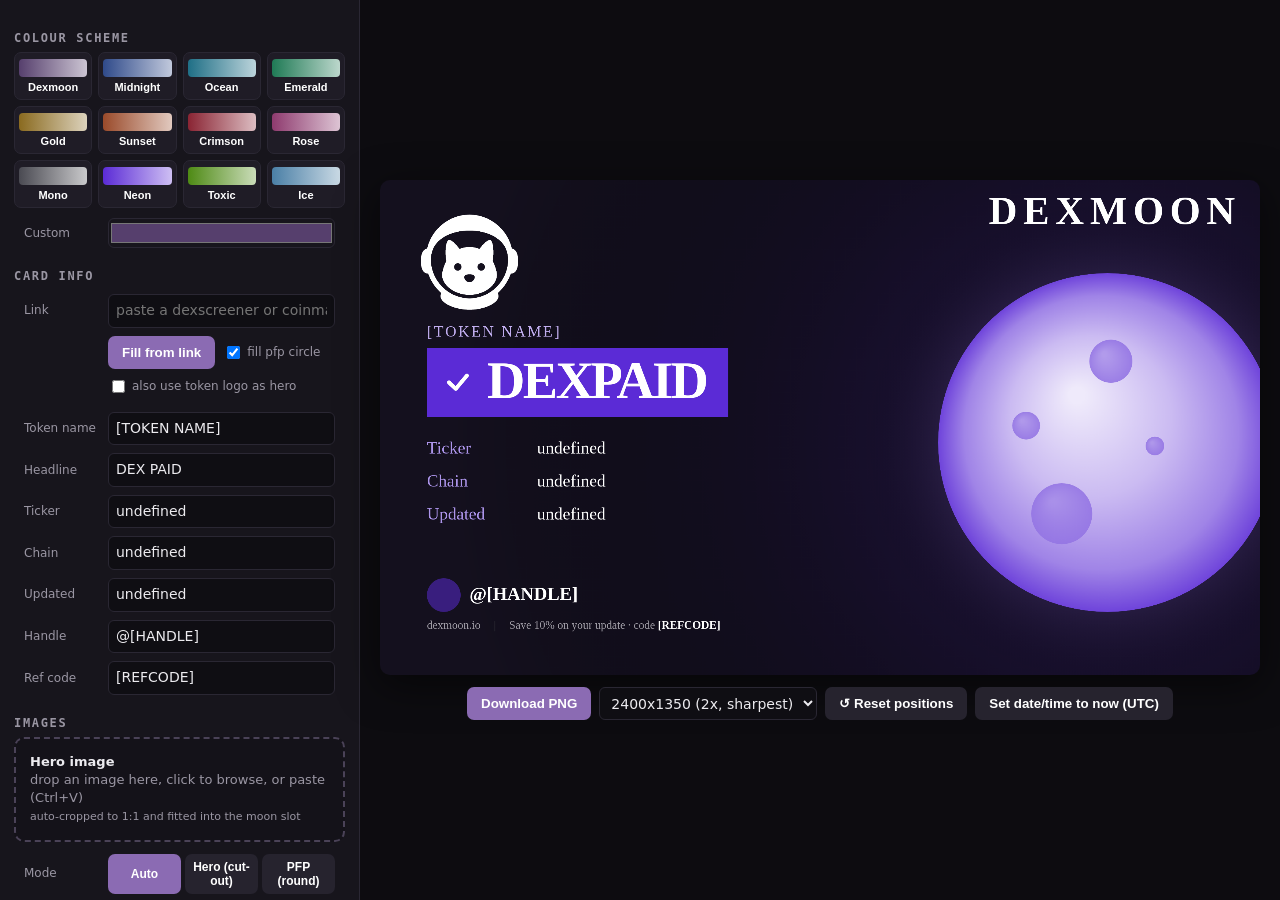
<file: src.html>
<!doctype html>
<html lang="en">
<head>
<meta charset="utf-8">
<meta name="viewport" content="width=device-width,initial-scale=1">
<title>Dexmoon Card</title>
<style>
/*__FONTS__*/
:root{--bg:#0d0c10;--panel:#17151c;--line:#2a2733;--ink:#ecebef;--mute:#9a96a3;--acc:#8b6bb3}
*{box-sizing:border-box}
body{margin:0;background:var(--bg);color:var(--ink);font:14px/1.4 Inter,system-ui,sans-serif;display:flex;min-height:100vh}
#panel{width:360px;flex:none;background:var(--panel);border-right:1px solid var(--line);padding:14px 14px 40px;overflow:auto;height:100vh}
#stageWrap{flex:1;display:flex;flex-direction:column;align-items:center;justify-content:center;padding:20px;gap:12px;min-width:0}
canvas{max-width:100%;height:auto;border-radius:10px;box-shadow:0 10px 40px #0008;cursor:grab}
h2{font:700 12px/1 'JetBrains Mono',monospace;letter-spacing:.14em;text-transform:uppercase;color:var(--mute);margin:18px 0 8px}
details{border:1px solid var(--line);border-radius:8px;margin:6px 0;background:#1b1921}
summary{cursor:pointer;padding:8px 10px;font-weight:600;display:flex;justify-content:space-between;align-items:center}
summary input{margin:0}
summary .rs{background:#26232e;border-radius:5px;padding:2px 7px;font-size:12px;margin-left:auto;margin-right:8px}
.f{display:grid;grid-template-columns:78px 1fr;gap:6px;align-items:center;padding:4px 10px}
.f label{color:var(--mute);font-size:12px}
input[type=text],input[type=number],select,textarea{width:100%;background:#0f0e13;border:1px solid var(--line);color:var(--ink);border-radius:6px;padding:6px 7px;font:inherit}
input[type=color]{width:100%;height:30px;background:none;border:1px solid var(--line);border-radius:6px;padding:0}
.btns{display:flex;gap:8px;flex-wrap:wrap}
button{background:var(--acc);color:#fff;border:0;border-radius:7px;padding:9px 14px;font-weight:600;cursor:pointer}
button.ghost{background:#26232e}
.hint{color:var(--mute);font-size:12px}
.seg{display:flex;gap:4px}.seg button{flex:1;padding:6px 4px;font-size:12px;background:#26232e}.seg button.on{background:var(--acc)}
.tpl{display:flex;align-items:center;gap:6px;border:1px solid var(--line);border-radius:8px;padding:6px 8px;margin:5px 0;background:#1b1921}
.tpl b{flex:1;font-weight:600;overflow:hidden;text-overflow:ellipsis;white-space:nowrap}
.tpl small{color:var(--mute);font-size:11px}
.tpl button{padding:5px 9px;font-size:12px}
.themes{display:grid;grid-template-columns:repeat(4,1fr);gap:6px;margin-bottom:6px}
.themes button{padding:6px 4px;font-size:11px;font-weight:600;border-radius:7px;display:flex;flex-direction:column;align-items:center;gap:4px;background:#1f1c26;border:1px solid var(--line)}
.themes button.on{border-color:#fff}
.themes i{display:block;width:100%;height:18px;border-radius:4px}
.drop{display:flex;gap:12px;align-items:center;border:2px dashed #4a4257;border-radius:10px;padding:14px;margin:4px 0 8px;cursor:pointer;color:var(--mute);font-size:13px;background:#141219;transition:.15s}
.drop:hover,.drop.over{border-color:var(--acc);background:#1d1826;color:var(--ink)}
.drop b{color:var(--ink)} .drop small{font-size:11px}
#heroThumb{width:64px;height:64px;border-radius:50%;object-fit:cover;flex:none;display:none;border:1px solid var(--line)}
canvas.over{outline:3px dashed var(--acc);outline-offset:4px}
@media (max-width:800px){body{flex-direction:column}#panel{width:100%;height:auto}}
</style>
</head>
<body>
<div id="panel">
  <h2>Colour scheme</h2>
  <div id="themes" class="themes"></div>
  <div class="f"><label>Custom</label><input type="color" id="accentPick" value="#563f6d"></div>
  <h2>Card info</h2>
  <div class="f"><label>Link</label><input type="text" id="coinLink" placeholder="paste a dexscreener or coinmarketcap link"></div>
  <div class="f"><label></label><div style="display:flex;gap:8px;align-items:center;flex-wrap:wrap"><button id="fillBtn">Fill from link</button>
    <label class="hint" style="display:flex;gap:4px;align-items:center"><input type="checkbox" id="usePfp" checked> fill pfp circle</label><label class="hint" style="display:flex;gap:4px;align-items:center"><input type="checkbox" id="useLogo"> also use token logo as hero</label></div></div>
  <div class="f"><label></label><span class="hint" id="fillMsg"></span></div>
  <div id="quick"></div>
  <h2>Images</h2>
  <label id="heroDrop" class="drop"><input type="file" id="heroFile" accept="image/*" hidden>
    <img id="heroThumb" alt=""><span id="heroMsg"><b>Hero image</b><br>drop an image here, click to browse, or paste (Ctrl+V)<br><small>auto-cropped to 1:1 and fitted into the moon slot</small></span></label>
  <div class="f"><label>Mode</label><div class="seg" id="modeSeg">
    <button data-m="auto">Auto</button><button data-m="hero" title="transparent PNG, large, free-standing">Hero (cut-out)</button><button data-m="pfp" title="any picture, round badge">PFP (round)</button></div></div>
  <div class="f"><label>Hero size</label><div style="display:flex;gap:8px;align-items:center"><input type="range" id="heroSize" min="80" max="700" step="1" style="flex:1"><span id="heroSizeV" class="hint" style="width:38px;text-align:right"></span></div></div>
  <div class="f"><label></label><span class="hint">or scroll the mouse wheel over the hero on the card</span></div>
  <div class="f"><label></label><button class="ghost" id="heroReset">Use default moon</button></div>
  <div class="f"><label>PFP</label><input type="file" id="avFile" accept="image/*"></div>
  <h2>Elements</h2>
  <div id="els"></div>
  <h2>Saved templates</h2>
  <div class="f"><label>Name</label><input type="text" id="tplName" placeholder="e.g. Solana green, big hero"></div>
  <div class="f"><label>Save</label><div style="display:flex;flex-direction:column;gap:4px">
    <label class="hint" style="display:flex;gap:6px;align-items:center"><input type="radio" name="tplMode" value="layout" checked> layout + colours only (keeps it reusable for any coin)</label>
    <label class="hint" style="display:flex;gap:6px;align-items:center"><input type="radio" name="tplMode" value="full"> everything (incl. text + images)</label></div></div>
  <div class="f"><label></label><div class="btns"><button id="tplSave">Save template</button><button class="ghost" id="tplSaveDl">Save + download .json</button></div></div>
  <div id="tplList"></div>
  <div class="btns" style="margin-top:8px"><button class="ghost" id="saveCfg">Export all (file)</button><button class="ghost" id="loadCfgBtn">Import file</button><input type="file" id="loadCfg" accept=".json" hidden><button class="ghost" id="resetAll">Reset everything</button></div>
  <p class="hint">Templates are saved in this browser. To send one to the admin: <b>Save + download .json</b> (or ⬇ on a saved one) and send that file - the admin forwards it to the Telegram bot, then <code>/use name</code>. Use Export to back them up or send them to someone (Import loads them back). A template file in the tool's <code>presets</code> folder can be used by the Telegram bot with a <code>Layout: name</code> line.</p>
  <p class="hint">Click anything on the card, then drag a corner handle to resize it. Transparent parts of the hero are click-through, so you can grab the moon behind it; Alt+click cycles through stacked elements; arrow keys nudge the selected element (Shift = 10px). You can also drop a hero image straight onto the card. Drag any element on the card to move it. Every element can be hidden, moved, resized and recoloured below.</p>
</div>
<div id="stageWrap">
  <canvas id="cv" width="2400" height="1350"></canvas>
  <div class="btns"><button id="dl">Download PNG</button><select id="exScale" style="width:auto"><option value="2">2400x1350 (2x, sharpest)</option><option value="1">1200x675 (1x)</option></select><button class="ghost" id="resetPos">↺ Reset positions</button><button class="ghost" id="nowBtn">Set date/time to now (UTC)</button></div>
</div>
<script>
const LOGO_ICON='logo_icon.png', LOGO_LOCKUP='logo_lockup.png';
const W=1200,H=675;
// ---- the template, element by element (positions measured off the client's reference card) ----
const DEFAULT={
  bg:{color:'#0f0e12', glow:'#2a2236'},
  moon:{c0:'#ece8f6', c1:'#cbc2dd', c2:'#a497ba', c3:'#7c6c97', crater:'#8f82a9'},
  hero:{show:true, mode:'auto', heroScale:1.2, pfpScale:0.8, ring:'#b79ae0', ringW:10, glowColor:'#9d7ad6', glowSize:60, glowStrength:0.9, pfpDx:-120, pfpDy:10, shape:'auto', cx:1030, cy:390, r:330, glow:0.55, edge:'#5b4a78', uploadGlow:false, uploadEdge:false},  // STANDARD hero slot = a 1:1 square (600x600) around (cx,cy); every upload is centre-cropped to 1:1 and fitted into it; shape circle|square
  bgmoon:{show:true, dx:-175, dy:-165, r:185, dim:0.4, blur:2},   // 'distant' moon behind + up-left of an uploaded hero (offset from the hero centre, so it follows the hero)
  icon:{show:true, x:96, y:88, size:44},
  wordmark:{show:true, style:'text', text:'DEXMOON', x:1130, y:70, h:34, size:36, spacing:8, color:'#ffffff'},   // style lockup = the logo PNG, text = template-style type                                     // right-aligned logo lockup
  label:{show:true, text:'[TOKEN NAME]', upper:true, x:64, y:208, size:21, color:'#a29eab', spacing:2.6},
  badge:{show:true, text:'DEX PAID', check:true, tracking:-3.2, wordgap:-16, x:64, y:229, h:94, pad:30, size:72, color:'#ffffff', fill:'#563f6d'},
  rows:{show:true, x:64, vx:214, y:367, gap:45, size:23.4, key:'#8a8691', val:'#ffffff',
        items:[['Ticker','$[TICKER]'],['Chain','[CHAIN]'],['Updated','[DATE] · [TIME] UTC']]},
  avatar:{show:true, shape:'circle', x:64, y:543, size:46, radius:6, fill:'#34204a', ring:'#b79ae0', ringW:2.5},   // pfp slot (circle by default, any image)
  handle:{show:true, text:'@[HANDLE]', x:122, y:566, size:25.2, color:'#ffffff'},
  footer:{show:true, x:64, y:608, size:15.4, site:'dexmoon.io', promo:'Save 10% on your update · code ', code:'[REFCODE]', color:'#9d9aa3', strong:'#ffffff', divider:'#3c3c40'},
};
// Locked house layout 'newdefault1' (user 2026-09-23): merged over the template defaults, so Reset / Reset positions return here
const LOCKED_TEMPLATE={"bg": {"color": "#14101e", "glow": "#241649"}, "moon": {"c0": "#efeafb", "c1": "#cbbbf2", "c2": "#a084e7", "c3": "#6f44db", "crater": "#9475e4"}, "hero": {"show": true, "mode": "auto", "heroScale": 2, "pfpScale": 1, "ring": "#a58ae8", "ringW": -9, "glowColor": "#8460e0", "glowSize": 60, "glowStrength": 0.9, "pfpDx": -120, "pfpDy": 10, "shape": "auto", "cx": 992, "cy": 358, "r": 231, "glow": 0.55, "edge": "#4c25af", "uploadGlow": false, "uploadEdge": false}, "bgmoon": {"show": true, "dx": -175, "dy": -165, "r": 288, "dim": 0.4, "blur": 2}, "icon": {"show": true, "x": 122, "y": 112, "size": 130}, "wordmark": {"show": true, "style": "text", "text": "DEXMOON", "x": 1166, "y": 19, "h": 34, "size": 54, "spacing": 8, "color": "#ffffff"}, "label": {"show": true, "upper": true, "x": 64, "y": 208, "size": 21, "color": "#c1aeef", "spacing": 2.6}, "badge": {"show": true, "text": "DEX PAID", "check": true, "tracking": -3.2, "wordgap": -16, "x": 64, "y": 229, "h": 94, "pad": 30, "size": 72, "color": "#ffffff", "fill": "#5b2bd6"}, "rows": {"show": true, "x": 64, "vx": 214, "y": 367, "gap": 45, "size": 23.4, "key": "#ad95eb", "val": "#ffffff", "items": [["Ticker"], ["Chain"], ["Updated"]]}, "avatar": {"show": true, "shape": "circle", "x": 64, "y": 543, "size": 46, "radius": 6, "fill": "#391e7e", "ring": "#a58ae8", "ringW": 0}, "handle": {"show": true, "x": 122, "y": 566, "size": 25.2, "color": "#ffffff"}, "footer": {"show": true, "x": 64, "y": 608, "size": 15.4, "site": "dexmoon.io", "promo": "Save 10% on your update · code ", "color": "#9d9aa3", "strong": "#ffffff", "divider": "#3c3c40"}};
deepMerge(DEFAULT,JSON.parse(JSON.stringify(LOCKED_TEMPLATE)));
let C=JSON.parse(JSON.stringify(DEFAULT));
const IM={icon:null,lockup:null,hero:null,avatar:null};
function loadImg(src){return new Promise(r=>{const i=new Image();i.onload=()=>r(i);i.onerror=()=>r(null);i.src=src;});}

const cv=document.getElementById('cv'), ctx=cv.getContext('2d');
const SCALE=2;   // draw in 1200x675 units on a 2x backing store -> crisp logos/text; export 2x (default) or 1x
const HQ=new Map();   // stepped (halving) downscale cache: big logos drawn small stay sharp instead of aliasing
function hq(img,w,h){w=Math.round(w*SCALE);h=Math.round(h*SCALE);const key=img.src.length+':'+img.width+':'+w+'x'+h;if(HQ.has(key))return HQ.get(key);
  let c=img,cw=img.width,ch=img.height;
  while(cw/2>=w&&ch/2>=h){const n=document.createElement('canvas');n.width=cw=Math.round(cw/2);n.height=ch=Math.round(ch/2);const x=n.getContext('2d');x.imageSmoothingQuality='high';x.drawImage(c,0,0,cw,ch);c=n;}
  const o=document.createElement('canvas');o.width=w;o.height=h;const x=o.getContext('2d');x.imageSmoothingQuality='high';x.drawImage(c,0,0,w,h);HQ.set(key,o);return o;}
let boxes={};  // element -> [x,y,w,h] for dragging
let SEL=null;   // selected element (outline shown in the editor only, never in exports)

function spaced(t,x,y,sp){for(const ch of t){ctx.fillText(ch,x,y);x+=ctx.measureText(ch).width+sp;}return x;}
function spacedW(t,sp){let w=0;for(const ch of t)w+=ctx.measureText(ch).width+sp;return w-sp;}

function drawMoon(h){
  const {cx,cy,r}=h; ctx.save();
  let g=ctx.createRadialGradient(cx-r*.18,cy-r*.28,r*.05,cx,cy,r);
  const M=C.moon;g.addColorStop(0,M.c0);g.addColorStop(.45,M.c1);g.addColorStop(.8,M.c2);g.addColorStop(1,M.c3);
  ctx.fillStyle=g;ctx.beginPath();ctx.arc(cx,cy,r,0,7);ctx.fill();
  const craters=[[.02,-.48,.127],[-.48,-.1,.082],[.28,.02,.055],[-.27,.42,.18]];   // measured off the template
  for(const [dx,dy,cr] of craters){
    const x=cx+dx*r,y=cy+dy*r,rr=cr*r;
    let cg=ctx.createRadialGradient(x-rr*.3,y-rr*.35,rr*.1,x,y,rr);
    cg.addColorStop(0,M.crater+'8c');cg.addColorStop(1,M.crater+'e6');
    ctx.fillStyle=cg;ctx.beginPath();ctx.arc(x,y,rr,0,7);ctx.fill();
  }
  ctx.restore();
}
const ALPHA=new WeakMap();   // does the image have real transparency? (corners + edges sampled)
function hasAlpha(img){if(ALPHA.has(img))return ALPHA.get(img);const c=document.createElement('canvas');c.width=c.height=64;const x=c.getContext('2d');x.drawImage(img,0,0,64,64);
  let d;try{d=x.getImageData(0,0,64,64).data;}catch(e){ALPHA.set(img,false);return false;}
  let t=0,n=0;for(let i=0;i<64;i++)for(const [u,v] of [[i,0],[i,63],[0,i],[63,i]]){n++;if(d[(v*64+u)*4+3]<200)t++;}
  const r=t/n>0.3;ALPHA.set(img,r);return r;}
function heroMode(){const h=C.hero;if(!IM.hero)return 'moon';if(h.mode==='hero'||h.mode==='pfp')return h.mode;return hasAlpha(IM.hero)?'hero':'pfp';}
function drawHero(){
  const h0=C.hero; if(!h0.show)return;
  const _m=heroMode(); const h=Object.assign({},h0,{r:h0.r*(_m==='hero'?h0.heroScale:_m==='pfp'?h0.pfpScale:1),cx:h0.cx+(_m==='pfp'?h0.pfpDx:0),cy:h0.cy+(_m==='pfp'?h0.pfpDy:0)});   // PFP badge sits a bit left so ring+glow stay on the card
  // glow
  if(!IM.hero||h.uploadGlow){   // purple glow = moon only by default (it haloed uploaded characters)
  let g=ctx.createRadialGradient(h.cx,h.cy,h.r*.8,h.cx,h.cy,h.r*1.45);
  g.addColorStop(0,`rgba(120,100,160,${h.glow*.5})`);g.addColorStop(1,'rgba(0,0,0,0)');
  ctx.fillStyle=g;ctx.fillRect(0,0,W,H);}
  const bm=C.bgmoon;
  if(IM.hero&&bm.show){   // layer 1: the moon, pushed back - smaller, softened, dimmed toward the background colour
    const mc={cx:h.cx+bm.dx,cy:h.cy+bm.dy,r:bm.r};ctx.save();ctx.filter=`blur(${bm.blur}px)`;drawMoon(mc);ctx.filter='none';
    ctx.globalAlpha=bm.dim;ctx.fillStyle=C.bg.color;ctx.beginPath();ctx.arc(mc.cx,mc.cy,bm.r+1,0,7);ctx.fill();ctx.restore();
    boxes.bgmoon=[mc.cx-bm.r,mc.cy-bm.r,2*bm.r,2*bm.r];}
  if(IM.hero&&heroMode()==='pfp'&&h.glowSize>0){ctx.save();ctx.shadowColor=h.glowColor;ctx.shadowBlur=h.glowSize*SCALE;ctx.globalAlpha=h.glowStrength;
    ctx.fillStyle=h.glowColor;for(let k=0;k<2;k++){ctx.beginPath();ctx.arc(h.cx,h.cy,h.r,0,7);ctx.fill();}ctx.restore();}
  ctx.save();ctx.beginPath();const pm=heroMode();if(IM.hero&&pm==='hero')ctx.rect(h.cx-h.r,h.cy-h.r,2*h.r,2*h.r);else ctx.arc(h.cx,h.cy,h.r,0,7);ctx.clip();
  if(IM.hero){ // centre-crop the upload to 1:1, then fill the standard square slot
    const i=IM.hero,m=Math.min(i.width,i.height);
    ctx.drawImage(i,(i.width-m)/2,(i.height-m)/2,m,m,h.cx-h.r,h.cy-h.r,2*h.r,2*h.r);
    if(h.uploadEdge){let e=ctx.createRadialGradient(h.cx,h.cy,h.r*.72,h.cx,h.cy,h.r);  // same soft purple edge as the moon, so uploads match the set
    e.addColorStop(0,'rgba(0,0,0,0)');e.addColorStop(1,h.edge+'cc');ctx.fillStyle=e;ctx.fillRect(h.cx-h.r,h.cy-h.r,2*h.r,2*h.r);}
  } else drawMoon(h);
  ctx.restore();
  if(IM.hero&&heroMode()==='pfp'&&h.ringW>0){ctx.strokeStyle=h.ring;ctx.lineWidth=h.ringW;ctx.beginPath();ctx.arc(h.cx,h.cy,h.r-h.ringW/2+1,0,7);ctx.stroke();}
  boxes.hero=[h.cx-h.r,h.cy-h.r,2*h.r,2*h.r];
  window._heroDrawn=h;
}
function render(){
  ctx.setTransform(SCALE,0,0,SCALE,0,0);ctx.imageSmoothingQuality='high';
  boxes={};
  ctx.fillStyle=C.bg.color;ctx.fillRect(0,0,W,H);
  let bgl=ctx.createRadialGradient(C.hero.cx,C.hero.cy,50,C.hero.cx,C.hero.cy,900);bgl.addColorStop(0,C.bg.glow);bgl.addColorStop(1,'rgba(0,0,0,0)');
  ctx.fillStyle=bgl;ctx.fillRect(0,0,W,H);
  drawHero();
  const ic=C.icon; if(ic.show&&IM.icon){const w=ic.size*IM.icon.width/IM.icon.height;ctx.drawImage(hq(IM.icon,w,ic.size),ic.x-w/2,ic.y-ic.size/2,w,ic.size);boxes.icon=[ic.x-w/2,ic.y-ic.size/2,w,ic.size];}
  const wm=C.wordmark; if(wm.show&&wm.style==='text'){ctx.textBaseline='middle';ctx.font=`700 ${wm.size}px 'IBM Plex Mono'`;ctx.fillStyle=wm.color;const w=spacedW(wm.text,wm.spacing);spaced(wm.text,wm.x-w,wm.y+wm.size/2,wm.spacing);boxes.wordmark=[wm.x-w,wm.y,w,wm.size];}
  else if(wm.show&&IM.lockup){const w=wm.h*IM.lockup.width/IM.lockup.height;ctx.drawImage(hq(IM.lockup,w,wm.h),wm.x-w,wm.y,w,wm.h);boxes.wordmark=[wm.x-w,wm.y,w,wm.h];}
  ctx.textBaseline='middle';
  const lb=C.label; if(lb.show){ctx.font=`500 ${lb.size}px Inter`;ctx.fillStyle=lb.color;const lt=lb.upper?lb.text.toUpperCase():lb.text;const w=spacedW(lt,lb.spacing);spaced(lt,lb.x,lb.y,lb.spacing);boxes.label=[lb.x,lb.y-lb.size/2,w,lb.size];}
  const b=C.badge; if(b.show){
    ctx.font=`700 ${b.size}px 'IBM Plex Mono'`;ctx.letterSpacing=b.tracking+'px';ctx.wordSpacing=(b.wordgap||0)+'px';const tw=ctx.measureText(b.text).width, ck=b.check?b.size*.72:0;
    const bw=b.pad+ck+tw+b.pad; ctx.fillStyle=b.fill;ctx.fillRect(b.x,b.y,bw,b.h);
    const my=b.y+b.h/2; let x=b.x+b.pad;
    if(b.check){ctx.strokeStyle=b.color;ctx.lineWidth=b.size*.075;ctx.lineCap='round';ctx.lineJoin='round';const s=b.size*.34;
      ctx.beginPath();ctx.moveTo(x,my);ctx.lineTo(x+s*.38,my+s*.36);ctx.lineTo(x+s,my-s*.38);ctx.stroke();x+=ck;}
    ctx.fillStyle=b.color;ctx.fillText(b.text,x,my+b.size*.04);ctx.letterSpacing='0px';ctx.wordSpacing='0px';boxes.badge=[b.x,b.y,bw,b.h];}
  const r=C.rows; if(r.show){ctx.font=`400 ${r.size}px Inter`;r.items.forEach(([k,v],i)=>{const y=r.y+i*r.gap;
      ctx.fillStyle=r.key;ctx.font=`400 ${r.size}px Inter`;ctx.fillText(k,r.x,y);ctx.fillStyle=r.val;ctx.font=`500 ${r.size}px Inter`;ctx.fillText(v,r.vx,y);});
    boxes.rows=[r.x,r.y-r.size,r.vx-r.x+360,r.gap*(r.items.length-1)+r.size*2];}
  const a=C.avatar; if(a.show){ctx.save();ctx.beginPath();if(a.shape==='circle')ctx.arc(a.x+a.size/2,a.y+a.size/2,a.size/2,0,7);else ctx.roundRect(a.x,a.y,a.size,a.size,a.radius);ctx.clip();
      if(IM.avatar){const i=IM.avatar,s=Math.max(a.size/i.width,a.size/i.height);ctx.drawImage(i,a.x+(a.size-i.width*s)/2,a.y+(a.size-i.height*s)/2,i.width*s,i.height*s);}
      else{ctx.fillStyle=a.fill;ctx.fillRect(a.x,a.y,a.size,a.size);} ctx.restore();
      if(a.ringW>0){ctx.strokeStyle=a.ring;ctx.lineWidth=a.ringW;ctx.beginPath();if(a.shape==='circle')ctx.arc(a.x+a.size/2,a.y+a.size/2,a.size/2,0,7);else ctx.roundRect(a.x,a.y,a.size,a.size,a.radius);ctx.stroke();}
      boxes.avatar=[a.x,a.y,a.size,a.size];}
  const hd=C.handle; if(hd.show){ctx.font=`700 ${hd.size}px Inter`;ctx.fillStyle=hd.color;ctx.fillText(hd.text,hd.x,hd.y);boxes.handle=[hd.x,hd.y-hd.size/2,ctx.measureText(hd.text).width,hd.size];}
  const f=C.footer; if(f.show){ctx.font=`400 ${f.size}px Inter`;let x=f.x;ctx.fillStyle=f.color;ctx.fillText(f.site,x,f.y);x+=ctx.measureText(f.site).width+18;
      ctx.fillStyle=f.divider;ctx.fillText('|',x,f.y);x+=ctx.measureText('|').width+18;ctx.fillStyle=f.color;ctx.fillText(f.promo,x,f.y);x+=ctx.measureText(f.promo).width;
      ctx.font=`700 ${f.size}px Inter`;ctx.fillStyle=f.strong;ctx.fillText(f.code,x,f.y);x+=ctx.measureText(f.code).width;boxes.footer=[f.x,f.y-f.size/2-2,x-f.x,f.size+4];}
  if(SEL&&boxes[SEL]){const [x,y,w,h]=boxes[SEL];ctx.save();ctx.setLineDash([8,6]);ctx.lineWidth=2;ctx.strokeStyle='#b48cff';ctx.strokeRect(x-6,y-6,w+12,h+12);
    ctx.setLineDash([]);ctx.fillStyle='#ffffff';ctx.strokeStyle='#8b6bb3';ctx.lineWidth=2;
    for(const [hx,hy] of handlePts(SEL)){ctx.fillRect(hx-9,hy-9,18,18);ctx.strokeRect(hx-9,hy-9,18,18);}ctx.restore();}
}
function exportURL(scale){const s=SEL;SEL=null;render();let u;
  if((scale||exportScale())===2)u=cv.toDataURL('image/png');
  else{const o=document.createElement('canvas');o.width=W;o.height=H;const x=o.getContext('2d');x.imageSmoothingQuality='high';x.drawImage(cv,0,0,W,H);u=o.toDataURL('image/png');}
  SEL=s;render();return u;}
function exportScale(){const e=document.getElementById('exScale');return e?parseInt(e.value):2;}

// ---------------- panel ----------------
const quick=[['Token name','label','text'],['Headline','badge','text'],['Ticker','rows',0],['Chain','rows',1],['Updated','rows',2],['Handle','handle','text'],['Ref code','footer','code']];
const EL={bgmoon:'Background moon (behind an uploaded hero)',moon:'Moon colours',icon:'Top-left icon',wordmark:'Logo (top-right)',label:'Token name label',badge:'Headline badge',rows:'Info rows',avatar:'PFP circle',handle:'Handle',footer:'Footer',hero:'Hero image (standard circle)',bg:'Background'};
function field(lbl,input){const d=document.createElement('div');d.className='f';d.innerHTML=`<label>${lbl}</label>`;d.appendChild(input);return d;}
function mk(obj,key,onch){const v=obj[key];let i;
  if(typeof v==='boolean'){i=document.createElement('input');i.type='checkbox';i.checked=v;i.onchange=()=>{obj[key]=i.checked;onch();};}
  else if(typeof v==='number'){i=document.createElement('input');i.type='number';i.step=key==='glow'?0.05:1;i.value=v;i.oninput=()=>{obj[key]=parseFloat(i.value)||0;onch();};}
  else if(/^#[0-9a-f]{6}$/i.test(v)){i=document.createElement('input');i.type='color';i.value=v;i.oninput=()=>{obj[key]=i.value;onch();};}
  else if(key==='style'){i=document.createElement('select');for(const o of ['lockup','text']){const op=document.createElement('option');op.value=op.textContent=o;i.appendChild(op);}i.value=v;i.onchange=()=>{obj[key]=i.value;onch();};}
  else if(key==='mode'){i=document.createElement('select');for(const o of ['auto','hero','pfp']){const op=document.createElement('option');op.value=op.textContent=o;i.appendChild(op);}i.value=v;i.onchange=()=>{obj[key]=i.value;syncMode();onch();};}
  else if(key==='shape'){i=document.createElement('select');for(const o of (obj===C.avatar?['circle','square']:(key==='mode'?['auto','hero','pfp']:['auto','circle','square']))){const op=document.createElement('option');op.value=op.textContent=o;i.appendChild(op);}i.value=v;i.onchange=()=>{obj[key]=i.value;onch();};}
  else{i=document.createElement('input');i.type='text';i.value=v;i.oninput=()=>{obj[key]=i.value;onch();};}
  i.dataset.k=key;return i;}
function buildPanel(){
  const q=document.getElementById('quick');q.innerHTML='';
  for(const [lbl,el,k] of quick){const i=document.createElement('input');i.type='text';
    if(el==='rows'){i.value=C.rows.items[k][1];i.oninput=()=>{C.rows.items[k][1]=i.value;render();};}
    else{i.value=C[el][k];i.oninput=()=>{C[el][k]=i.value;render();buildEls();};}
    q.appendChild(field(lbl,i));}
  buildEls();}
function buildEls(){syncHeroSize();
  const box=document.getElementById('els');const open=[...box.querySelectorAll('details[open]')].map(d=>d.dataset.el);box.innerHTML='';
  for(const [el,name] of Object.entries(EL)){const o=C[el],d=document.createElement('details');d.dataset.el=el;if(open.includes(el))d.open=true;
    const s=document.createElement('summary');s.textContent=name;s.addEventListener('click',()=>{if(boxes[el]){SEL=el;render();}});
    {const rb=document.createElement('button');rb.className='rs';rb.textContent='↺';rb.title='Reset this element';rb.onclick=e=>{e.preventDefault();e.stopPropagation();resetEl(el);};s.appendChild(rb);}
    if('show' in o){const cb=mk(o,'show',render);cb.onclick=e=>e.stopPropagation();s.appendChild(cb);} d.appendChild(s);
    for(const k of Object.keys(o)){if(k==='show'||k==='items')continue;d.appendChild(field(k,mk(o,k,render)));}
    if(el==='rows')o.items.forEach((it,n)=>{const a=document.createElement('input');a.type='text';a.value=it[0];a.oninput=()=>{it[0]=a.value;render();};
      const b=document.createElement('input');b.type='text';b.value=it[1];b.oninput=()=>{it[1]=b.value;render();buildPanelQuickOnly();};d.appendChild(field('row '+(n+1)+' key',a));d.appendChild(field('row '+(n+1)+' val',b));});
    box.appendChild(d);}}
const POS=['x','y','vx','cx','cy','r','dx','dy','dim','blur','size','h','gap','pad','spacing','tracking','wordgap'];   // layout keys = what dragging/resizing changes
function resetEl(el){const d=DEFAULT[el];for(const k of POS)if(k in d)C[el][k]=d[k];render();buildEls();}
document.getElementById('resetPos').onclick=()=>{for(const el in DEFAULT)resetEl(el);};
function syncMode(){document.querySelectorAll('#modeSeg button').forEach(b=>b.classList.toggle('on',b.dataset.m===C.hero.mode));
  const m=document.getElementById('heroMsg');if(m&&IM.hero){const hm=heroMode();m.querySelector('small').textContent=hm==='hero'?'Hero mode: transparent cut-out, shown large':'PFP mode: shown in a round badge (upload a transparent PNG for Hero mode)';}}
document.querySelectorAll('#modeSeg button').forEach(b=>b.onclick=()=>{C.hero.mode=b.dataset.m;syncMode();render();buildEls();});
function syncHeroSize(){syncMode();const r=Math.round(C.hero.r);const el=document.getElementById('heroSize');if(el){el.value=r;document.getElementById('heroSizeV').textContent=Math.round(r/330*100)+'%';}}
function setHeroR(r){C.hero.r=Math.max(40,Math.min(900,r));syncHeroSize();render();}
document.getElementById('heroSize').oninput=e=>setHeroR(parseFloat(e.target.value));
document.getElementById('heroSize').onchange=()=>buildEls();
cv.addEventListener('wheel',e=>{const b=boxes.hero;if(!b)return;const r=cv.getBoundingClientRect(),x=(e.clientX-r.left)*W/r.width,y=(e.clientY-r.top)*H/r.height;
  if(x<b[0]||x>b[0]+b[2]||y<b[1]||y>b[1]+b[3]){const m=boxes.bgmoon;if(m&&x>=m[0]&&x<=m[0]+m[2]&&y>=m[1]&&y<=m[1]+m[3]){e.preventDefault();C.bgmoon.r=Math.max(40,C.bgmoon.r*(e.deltaY<0?1.05:1/1.05));SEL='bgmoon';render();}return;}e.preventDefault();setHeroR(C.hero.r*(e.deltaY<0?1.05:1/1.05));SEL='hero';render();clearTimeout(window._wt);window._wt=setTimeout(buildEls,300);},{passive:false});
function buildPanelQuickOnly(){const ins=document.querySelectorAll('#quick input');quick.forEach(([l,el,k],n)=>{ins[n].value=el==='rows'?C.rows.items[k][1]:C[el][k];});}

// drag to move
let drag=null;
function pt(e){const r=cv.getBoundingClientRect();return[(e.clientX-r.left)*W/r.width,(e.clientY-r.top)*H/r.height];}
let heroMask=null;   // alpha of the hero as drawn in its slot (rebuilt when the image changes)
function heroOpaque(x,y){const h=window._heroDrawn||C.hero;if(!IM.hero)return true;
  if(!heroMask||heroMask.src!==IM.hero){const c=document.createElement('canvas');c.width=c.height=256;const m=Math.min(IM.hero.width,IM.hero.height);
    c.getContext('2d').drawImage(IM.hero,(IM.hero.width-m)/2,(IM.hero.height-m)/2,m,m,0,0,256,256);heroMask={src:IM.hero,d:c.getContext('2d').getImageData(0,0,256,256).data};}
  const u=Math.floor((x-(h.cx-h.r))/(2*h.r)*256),v=Math.floor((y-(h.cy-h.r))/(2*h.r)*256);if(u<0||v<0||u>255||v>255)return false;return heroMask.d[(v*256+u)*4+3]>40;}
function hit(k,x,y){const b=boxes[k];if(!b||x<b[0]||x>b[0]+b[2]||y<b[1]||y>b[1]+b[3])return false;
  if(k==='bgmoon'){const r=b[2]/2;return (x-b[0]-r)**2+(y-b[1]-r)**2<=r*r;}
  if(k==='hero')return heroOpaque(x,y);return true;}
let cycle={x:-1,y:-1,i:0};
function handlePts(k){const b=boxes[k];if(!b)return[];   // corners of the VISIBLE part (big heroes run off the card, so their real corners are unreachable)
  const x0=Math.max(b[0]-6,12),y0=Math.max(b[1]-6,12),x1=Math.min(b[0]+b[2]+6,W-12),y1=Math.min(b[1]+b[3]+6,H-12);return[[x0,y0],[x1,y0],[x0,y1],[x1,y1]];}
function onHandle(x,y){if(!SEL)return false;return handlePts(SEL).some(([hx,hy])=>Math.abs(x-hx)<=14&&Math.abs(y-hy)<=14);}
// what "size" means per element, and how to scale it
function getSize(k){const o=C[k];return k==='hero'||k==='bgmoon'?o.r:('size' in o?o.size:('h' in o?o.h:1));}
function setSize(k,v){const o=C[k];if(k==='hero'||k==='bgmoon')o.r=Math.max(30,v);else if(k==='wordmark'){o.h=Math.max(8,v);o.size=Math.max(8,v);}else if('size' in o)o.size=Math.max(6,v);else if('h' in o)o.h=Math.max(8,v);
  if(k==='hero')syncHeroSize();}
function centerOf(k){const b=boxes[k];return[b[0]+b[2]/2,b[1]+b[3]/2];}
cv.addEventListener('pointerdown',e=>{const [x,y]=pt(e);
  if(onHandle(x,y)&&SEL!=='rows'&&SEL!=='footer'){const [cx,cy]=centerOf(SEL);drag={k:SEL,resize:true,cx,cy,d0:Math.hypot(x-cx,y-cy)||1,s0:getSize(SEL),x,y,x0:x,y0:y};
    cv.setPointerCapture(e.pointerId);cv.style.cursor='nwse-resize';return;}
  const order=['icon','wordmark','label','badge','rows','avatar','handle','footer','hero','bgmoon'];
  const hits=order.filter(k=>hit(k,x,y));if(!hits.length)return;
  // Alt+click (or clicking the same spot again) cycles through stacked elements, e.g. hero -> moon behind it
  if(Math.abs(cycle.x-x)<4&&Math.abs(cycle.y-y)<4&&e.altKey)cycle.i=(cycle.i+1)%hits.length;else cycle={x,y,i:e.altKey?Math.min(1,hits.length-1):0};
  for(const k of [hits[cycle.i]]){{drag={k,x,y,x0:x,y0:y};cv.setPointerCapture(e.pointerId);cv.style.cursor='grabbing';return;}}});
cv.addEventListener('pointermove',e=>{if(!drag){const [x,y]=pt(e);cv.style.cursor=onHandle(x,y)?'nwse-resize':'grab';return;}
  if(drag.resize){const [x,y]=pt(e);setSize(drag.k,drag.s0*Math.hypot(x-drag.cx,y-drag.cy)/drag.d0);render();return;}
  const [x,y]=pt(e),dx=Math.round(x-drag.x),dy=Math.round(y-drag.y);drag.x+=dx;drag.y+=dy;
  const o=C[drag.k];if(drag.k==='hero'){o.cx+=dx;o.cy+=dy;}else if(drag.k==='bgmoon'){o.dx+=dx;o.dy+=dy;}else{o.x+=dx;o.y+=dy;if('vx' in o)o.vx+=dx;}render();});
cv.addEventListener('pointerup',()=>{if(!drag)return;const d=drag;drag=null;cv.style.cursor='grab';if(d.resize){buildEls();SEL=d.k;render();return;}
  const moved=Math.abs(d.x-d.x0)+Math.abs(d.y-d.y0)>3; buildEls(); select(d.k, moved?null:d.y0);});
// click an element on the card -> select it, open its settings and focus the field that edits it
const QUICK_OF={label:'Token name',badge:'Headline',handle:'Handle',footer:'Ref code'};
function select(k,clickY){SEL=k;render();
  document.querySelectorAll('#els details').forEach(d=>{d.open=d.dataset.el===k;});
  const det=document.querySelector(`#els details[data-el="${k}"]`);
  let target=null, name=QUICK_OF[k];
  if(k==='rows'&&clickY!=null){const r=C.rows;const n=Math.max(0,Math.min(r.items.length-1,Math.round((clickY-r.y)/r.gap)));name=['Ticker','Chain','Updated'][n];}
  if(name){const lab=[...document.querySelectorAll('#quick .f label')].find(l=>l.textContent===name);if(lab)target=lab.nextElementSibling;}
  if(k==='hero')target=document.getElementById('heroDrop');
  if(k==='avatar')target=document.getElementById('avFile');
  (target||det).scrollIntoView({behavior:'smooth',block:'center'});
  if(target&&target.select){target.focus();target.select();}
  for(const el of [target,det])if(el){el.style.transition='box-shadow .2s';el.style.boxShadow='0 0 0 2px #b48cff';setTimeout(()=>el.style.boxShadow='',1200);}}
cv.addEventListener('dblclick',()=>{});
document.addEventListener('keydown',e=>{if(e.key==='Escape'){SEL=null;render();return;}
  if(!SEL||/INPUT|TEXTAREA|SELECT/.test(document.activeElement.tagName))return;
  const d={ArrowLeft:[-1,0],ArrowRight:[1,0],ArrowUp:[0,-1],ArrowDown:[0,1]}[e.key];if(!d)return;e.preventDefault();
  const n=e.shiftKey?10:1,o=C[SEL];if(SEL==='hero'){o.cx+=d[0]*n;o.cy+=d[1]*n;}else if(SEL==='bgmoon'){o.dx+=d[0]*n;o.dy+=d[1]*n;}else{o.x+=d[0]*n;o.y+=d[1]*n;if('vx' in o)o.vx+=d[0]*n;}
  render();clearTimeout(window._nt);window._nt=setTimeout(buildEls,300);});

function fileImg(inp,key){inp.onchange=()=>{const f=inp.files[0];if(!f)return;const r=new FileReader();r.onload=async()=>{IM[key]=await loadImg(r.result);render();};r.readAsDataURL(f);};}
function setHero(file){if(!file||!file.type.startsWith('image/'))return;const r=new FileReader();r.onload=async()=>{IM.hero=await loadImg(r.result);const t=document.getElementById('heroThumb');t.src=r.result;t.style.display='block';render();syncMode();};r.readAsDataURL(file);}
document.getElementById('heroFile').onchange=e=>setHero(e.target.files[0]);
for(const el of [document.getElementById('heroDrop'),cv]){
  el.addEventListener('dragover',e=>{e.preventDefault();el.classList.add('over');});
  el.addEventListener('dragleave',()=>el.classList.remove('over'));
  el.addEventListener('drop',e=>{e.preventDefault();el.classList.remove('over');setHero(e.dataTransfer.files[0]);});}
document.addEventListener('paste',e=>{for(const it of e.clipboardData.items)if(it.type.startsWith('image/')){setHero(it.getAsFile());break;}});fileImg(document.getElementById('avFile'),'avatar');
document.getElementById('heroReset').onclick=()=>{IM.hero=null;document.getElementById('heroFile').value='';document.getElementById('heroThumb').style.display='none';render();};
document.getElementById('dl').onclick=()=>{const a=document.createElement('a');a.download=(C.label.text||'card').replace(/[^\w$-]+/g,'_')+'_dexmoon.png';a.href=exportURL();a.click();};
function nowUTC(){const d=new Date(),p=n=>String(n).padStart(2,'0');return `${d.getUTCFullYear()}-${p(d.getUTCMonth()+1)}-${p(d.getUTCDate())} · ${p(d.getUTCHours())}:${p(d.getUTCMinutes())} UTC`;}
document.getElementById('nowBtn').onclick=()=>{C.rows.items[2][1]=nowUTC();render();buildPanel();};
const TPL_KEY='dexmoon.templates.v1';
function tplAll(){try{return JSON.parse(localStorage.getItem(TPL_KEY)||'{}');}catch(e){return {};}}
function tplPut(all){try{localStorage.setItem(TPL_KEY,JSON.stringify(all));return true;}catch(e){alert('Could not save in this browser ('+e.name+'). Use Export instead - '+(e.name==='QuotaExceededError'?'images are too big for browser storage; save as "layout only".':''));return false;}}
function layoutOnly(c){const o=JSON.parse(JSON.stringify(c));delete o.label.text;delete o.handle.text;delete o.footer.code;o.rows.items=o.rows.items.map(it=>[it[0]]);return o;}
function applyTemplate(t){const base=JSON.parse(JSON.stringify(DEFAULT));const keep=JSON.parse(JSON.stringify(C));
  C=deepMerge(base,JSON.parse(JSON.stringify(t.config)));
  if(t.mode==='layout'){C.label.text=keep.label.text;C.handle.text=keep.handle.text;C.footer.code=keep.footer.code;
    C.rows.items=C.rows.items.map((it,i)=>[it[0],(keep.rows.items[i]||[])[1]??'']);}
  else{(async()=>{IM.hero=t.hero?await loadImg(t.hero):IM.hero;IM.avatar=t.avatar?await loadImg(t.avatar):IM.avatar;render();})();}
  buildPanel();render();}
function tplList(){const box=document.getElementById('tplList'),all=tplAll();box.innerHTML='';
  const names=Object.keys(all).sort((a,b)=>(all[b].saved||0)-(all[a].saved||0));
  if(!names.length){box.innerHTML='<p class="hint">No saved templates yet.</p>';return;}
  for(const n of names){const t=all[n],d=document.createElement('div');d.className='tpl';
    d.innerHTML=`<b title="${n.replace(/"/g,'&quot;')}"></b><small>${t.mode==='full'?'full':'layout'}</small>`;d.querySelector('b').textContent=n;
    const L=document.createElement('button');L.textContent='Load';L.onclick=()=>{applyTemplate(t);document.getElementById('tplName').value=n;};
    const D=document.createElement('button');D.className='ghost';D.textContent='⬇';D.title='download this template as a .json file (send it to the admin / bot)';D.onclick=()=>downloadTpl(n,t);
    const U=document.createElement('button');U.className='ghost';U.textContent='Update';U.title='overwrite with the current card';U.onclick=()=>{saveTpl(n,t.mode);};
    const X=document.createElement('button');X.className='ghost';X.textContent='✕';X.title='delete';X.onclick=()=>{if(confirm('Delete template "'+n+'"?')){const a=tplAll();delete a[n];tplPut(a);tplList();}};
    d.append(L,D,U,X);box.appendChild(d);}}
function saveTpl(name,mode){name=(name||'').trim();if(!name){alert('Give the template a name first.');return;}
  const t={mode,saved:Date.now(),config:mode==='full'?JSON.parse(JSON.stringify(C)):layoutOnly(C)};
  if(mode==='full'){if(IM.hero)t.hero=imgURL(IM.hero);if(IM.avatar)t.avatar=imgURL(IM.avatar);}
  const all=tplAll();all[name]=t;if(tplPut(all)){tplList();const m=document.getElementById('tplSave');m.textContent='Saved ✓';setTimeout(()=>m.textContent='Save template',1200);}}
function imgURL(img){if(img.src&&img.src.startsWith('data:'))return img.src;try{const c=document.createElement('canvas');c.width=img.width;c.height=img.height;c.getContext('2d').drawImage(img,0,0);return c.toDataURL('image/png');}catch(e){return null;}}
function downloadTpl(name,t){const f={dexmoonTemplates:1,templates:{[name]:t}};const a=document.createElement('a');
  a.download=name.replace(/[^\w-]+/g,'_')+'.dexmoon.json';a.href=URL.createObjectURL(new Blob([JSON.stringify(f,null,1)],{type:'application/json'}));a.click();}
document.getElementById('tplSaveDl').onclick=()=>{const n=document.getElementById('tplName').value.trim(),m=document.querySelector('input[name=tplMode]:checked').value;
  saveTpl(n,m);const t=tplAll()[n];if(t)downloadTpl(n,t);};
document.getElementById('tplSave').onclick=()=>saveTpl(document.getElementById('tplName').value,document.querySelector('input[name=tplMode]:checked').value);
document.getElementById('tplName').addEventListener('keydown',e=>{if(e.key==='Enter')document.getElementById('tplSave').click();});
// Export = every saved template (+ the current card as "current") in one file; Import accepts that file or an old single-preset file
document.getElementById('saveCfg').onclick=()=>{const all=tplAll();all['(current card)']={mode:'layout',saved:Date.now(),config:layoutOnly(C)};
  const a=document.createElement('a');a.download='dexmoon_templates.json';a.href=URL.createObjectURL(new Blob([JSON.stringify({dexmoonTemplates:1,templates:all},null,1)],{type:'application/json'}));a.click();};
tplList();
document.getElementById('loadCfgBtn').onclick=()=>document.getElementById('loadCfg').click();
document.getElementById('loadCfg').onchange=e=>{const f=e.target.files[0];if(!f)return;f.text().then(txt=>{const j=JSON.parse(txt);
  if(j.dexmoonTemplates){const all=tplAll();let n=0;for(const [k,v] of Object.entries(j.templates||{})){if(k==='(current card)')continue;all[k]=v;n++;}tplPut(all);tplList();alert('Imported '+n+' template(s).');}
  else{C=deepMerge(JSON.parse(JSON.stringify(DEFAULT)),j);buildPanel();render();}
  e.target.value='';});};
document.getElementById('resetAll').onclick=()=>{C=JSON.parse(JSON.stringify(DEFAULT));IM.hero=IM.avatar=null;buildPanel();render();};
function deepMerge(a,b){for(const k in b){if(b[k]&&typeof b[k]==='object'&&!Array.isArray(b[k])&&a[k])deepMerge(a[k],b[k]);else a[k]=b[k];}return a;}

// ---- automation hook: render.py calls window.dexCard({...}) then reads the PNG ----
// simple fields: token, headline, ticker, chain, updated (or date+time), handle, refcode, site, promo, hero (data URL), avatar (data URL); any other key = full preset override
// ---- colour schemes: one accent drives the badge, avatar, glow, moon tint and label tones ----
function hex(h){h=h.replace('#','');return[0,2,4].map(i=>parseInt(h.substr(i,2),16));}
function toHex(a){return'#'+a.map(v=>Math.max(0,Math.min(255,Math.round(v))).toString(16).padStart(2,'0')).join('');}
function mix(a,b,t){const A=hex(a),B=hex(b);return toHex(A.map((v,i)=>v+(B[i]-v)*t));}
const THEMES={Dexmoon:'#563f6d', Midnight:'#2f4a8a', Ocean:'#1f6f86', Emerald:'#1f7a55', Gold:'#8a6a1f', Sunset:'#9a4a2a', Crimson:'#8a2433', Rose:'#8e3a6e', Mono:'#4a4a52', Neon:'#5b2bd6', Toxic:'#4e8a14', Ice:'#4a7fa6'};
function applyTheme(acc,name){
  const bg='#0f0e12';
  if(name==='Dexmoon'){const d=JSON.parse(JSON.stringify(DEFAULT));for(const k of ['bg','moon'])C[k]=d[k];C.badge.fill=d.badge.fill;C.avatar.fill=d.avatar.fill;C.hero.edge=d.hero.edge;C.label.color=d.label.color;C.rows.key=d.rows.key;C.hero.ring=d.hero.ring;C.hero.glowColor=d.hero.glowColor;C.avatar.ring=d.avatar.ring;}
  else{C.badge.fill=acc;C.avatar.fill=mix(acc,bg,.45);C.hero.edge=mix(acc,bg,.2);C.bg.color=mix(acc,bg,.94);C.bg.glow=mix(acc,bg,.72);
    C.moon={c0:mix(acc,'#ffffff',.9),c1:mix(acc,'#ffffff',.68),c2:mix(acc,'#ffffff',.42),c3:mix(acc,'#ffffff',.12),crater:mix(acc,'#ffffff',.35)};
    C.label.color=mix(acc,'#ffffff',.62);C.rows.key=mix(acc,'#ffffff',.5);C.hero.ring=mix(acc,'#ffffff',.45);C.hero.glowColor=mix(acc,'#ffffff',.25);C.avatar.ring=C.hero.ring;}
  document.querySelectorAll('#themes button').forEach(b=>b.classList.toggle('on',b.dataset.n===name));
  document.getElementById('accentPick').value=C.badge.fill;render();buildEls();}
(function(){const box=document.getElementById('themes');for(const [n,a] of Object.entries(THEMES)){const b=document.createElement('button');b.dataset.n=n;
  b.innerHTML='<i style="background:linear-gradient(90deg,'+a+','+mix(a,'#ffffff',.7)+')"></i>'+n;b.onclick=()=>applyTheme(a,n);box.appendChild(b);}
  document.getElementById('accentPick').oninput=e=>applyTheme(e.target.value,'custom');})();

// ---- fill from a Dexscreener / CoinMarketCap link (browser side) ----
// Dexscreener's API allows browser calls. CoinMarketCap's does not, so a CMC link is resolved by searching Dexscreener for the coin's slug.
// Token logos are loaded through images.weserv.nl, which adds the CORS header the canvas needs for PNG export.
const CHAINS={solana:'Solana',ethereum:'Ethereum',base:'Base',bsc:'BNB Chain',arbitrum:'Arbitrum',polygon:'Polygon',avalanche:'Avalanche',optimism:'Optimism',sui:'Sui',ton:'TON',tron:'Tron',blast:'Blast',hyperliquid:'Hyperliquid',hyperevm:'HyperEVM',abstract:'Abstract',sonic:'Sonic',berachain:'Berachain',linea:'Linea',zksync:'zkSync',mantle:'Mantle',aptos:'Aptos',near:'NEAR',pulsechain:'PulseChain',cronos:'Cronos'};
async function ds(path){const r=await fetch('https://api.dexscreener.com'+path);if(!r.ok)throw new Error('dexscreener '+r.status);return r.json();}
function best(pairs){pairs=(pairs||[]).filter(p=>p.baseToken);return pairs.sort((a,b)=>((b.liquidity||{}).usd||0)-((a.liquidity||{}).usd||0))[0];}
function twHandle(soc){for(const x of soc||[]){const m=String(x.url||'').match(/(?:twitter\.com|x\.com)\/@?([A-Za-z0-9_]{1,15})/);if(m&&!['i','home','search','intent'].includes(m[1].toLowerCase()))return m[1];}return null;}
async function lookupLink(url){
  let m=url.match(/dexscreener\.com\/([a-z0-9]+)\/([A-Za-z0-9]+)/i), p=null;
  if(m){const d=await ds(`/latest/dex/pairs/${m[1].toLowerCase()}/${m[2]}`);p=d.pair||best(d.pairs);if(!p)p=best((await ds('/latest/dex/tokens/'+m[2])).pairs);}
  else if((m=url.match(/coinmarketcap\.com\/(?:[a-z]{2}(?:-[a-z]{2})?\/)?currencies\/([A-Za-z0-9-]+)/i))){
    const slug=m[1].toLowerCase(),d=await ds('/latest/dex/search?q='+encodeURIComponent(slug.replace(/-/g,' ')));
    const want=slug.replace(/-/g,'');const hits=(d.pairs||[]).filter(x=>x.baseToken&&(x.baseToken.name.toLowerCase().replace(/[^a-z0-9]/g,'')===want||x.baseToken.symbol.toLowerCase()===want));
    p=best(hits.length?hits:d.pairs);}
  else throw new Error('paste a dexscreener.com or coinmarketcap.com link');
  if(!p)throw new Error('no trading pair found for that link');
  const info=p.info||{};return{token:p.baseToken.name,ticker:p.baseToken.symbol.replace(/^\$/,''),chain:CHAINS[p.chainId]||(p.chainId[0].toUpperCase()+p.chainId.slice(1)),handle:twHandle(info.socials),logo:info.imageUrl||null};}
function loadCors(src){return new Promise(r=>{const i=new Image();i.crossOrigin='anonymous';i.onload=()=>r(i);i.onerror=()=>r(null);i.src=src;});}
document.getElementById('fillBtn').onclick=async()=>{const msg=document.getElementById('fillMsg'),url=document.getElementById('coinLink').value.trim();
  msg.textContent='looking up...';
  try{const f=await lookupLink(url);
    C.label.text=f.token;C.rows.items[0][1]='$'+f.ticker;C.rows.items[1][1]=f.chain;if(f.handle)C.handle.text='@'+f.handle;C.rows.items[2][1]=nowUTC();
    let note=f.handle?'':' (no X handle listed - fill it in)';
    if(document.getElementById('usePfp').checked){let av=null;
      if(f.handle)av=await loadCors('https://unavatar.io/x/'+encodeURIComponent(f.handle)+'?fallback=false');
      if(!av&&f.logo)av=await loadCors('https://images.weserv.nl/?url='+encodeURIComponent(f.logo)+'&w=256&h=256&fit=cover&output=png');
      if(av)IM.avatar=av;else note+=' (no pfp found - drop one in)';}
    if(f.logo&&document.getElementById('useLogo').checked){const i=await loadCors('https://images.weserv.nl/?url='+encodeURIComponent(f.logo)+'&w=1024&h=1024&fit=inside&output=png');
      if(i){IM.hero=i;const t=document.getElementById('heroThumb');t.src=i.src;t.style.display='block';}else note+=' (logo could not be loaded - drop it in manually)';}
    buildPanel();render();msg.textContent='Filled: '+f.token+' $'+f.ticker+' on '+f.chain+note;}
  catch(e){msg.textContent='Could not fill: '+e.message;}};
document.getElementById('coinLink').addEventListener('keydown',e=>{if(e.key==='Enter')document.getElementById('fillBtn').click();});

window.dexCard=async(o={})=>{C=JSON.parse(JSON.stringify(DEFAULT));if(o.preset)deepMerge(C,o.preset);   // template first, THEN the colour scheme on top (it was the other way round, so the template's colours always won)
  if(o.theme){const a=THEMES[o.theme]||o.theme;applyTheme(a,THEMES[o.theme]?o.theme:'custom');}
  if(o.token!=null)C.label.text=o.token; if(o.headline!=null)C.badge.text=o.headline;
  if(o.ticker!=null)C.rows.items[0][1]='$'+String(o.ticker).replace(/^\$+/,''); if(o.chain!=null)C.rows.items[1][1]=o.chain;
  C.rows.items[2][1]=o.updated||((o.date&&o.time)?`${o.date} · ${o.time} UTC`:nowUTC());
  if(o.handle!=null)C.handle.text=(o.handle.startsWith('@')?'':'@')+o.handle; if(o.refcode!=null)C.footer.code=o.refcode;
  if(o.heroSize!=null)C.hero.r=330*parseFloat(o.heroSize)/100;
  if(o.mode)C.hero.mode=String(o.mode).toLowerCase();
  // automation: anything not supplied is hidden instead of printing a [PLACEHOLDER]
  if(o.handle==null||String(o.handle).trim()===''){C.handle.show=false;C.avatar.show=!!o.avatar;}
  if(o.refcode==null||String(o.refcode).trim()===''){C.footer.code='';C.footer.promo=C.footer.promo.replace(/\s*·\s*code\s*$/i,'');}
  if(o.site!=null)C.footer.site=o.site; if(o.promo!=null)C.footer.promo=o.promo;
  IM.hero=o.hero?await loadImg(o.hero):null; IM.avatar=o.avatar?await loadImg(o.avatar):null;
  await document.fonts.ready; SEL=null; render(); buildPanel(); return exportURL(o.scale||2);};

(async()=>{[IM.icon,IM.lockup]=await Promise.all([loadImg(LOGO_ICON),loadImg(LOGO_LOCKUP)]);await document.fonts.load("700 60px 'IBM Plex Mono'");await document.fonts.load("500 20px 'JetBrains Mono'");
  await document.fonts.load("400 20px Inter");await document.fonts.load("700 20px Inter");await document.fonts.ready;buildPanel();render();window.dexReady=true;})();
</script>
</body>
</html>
</file>
